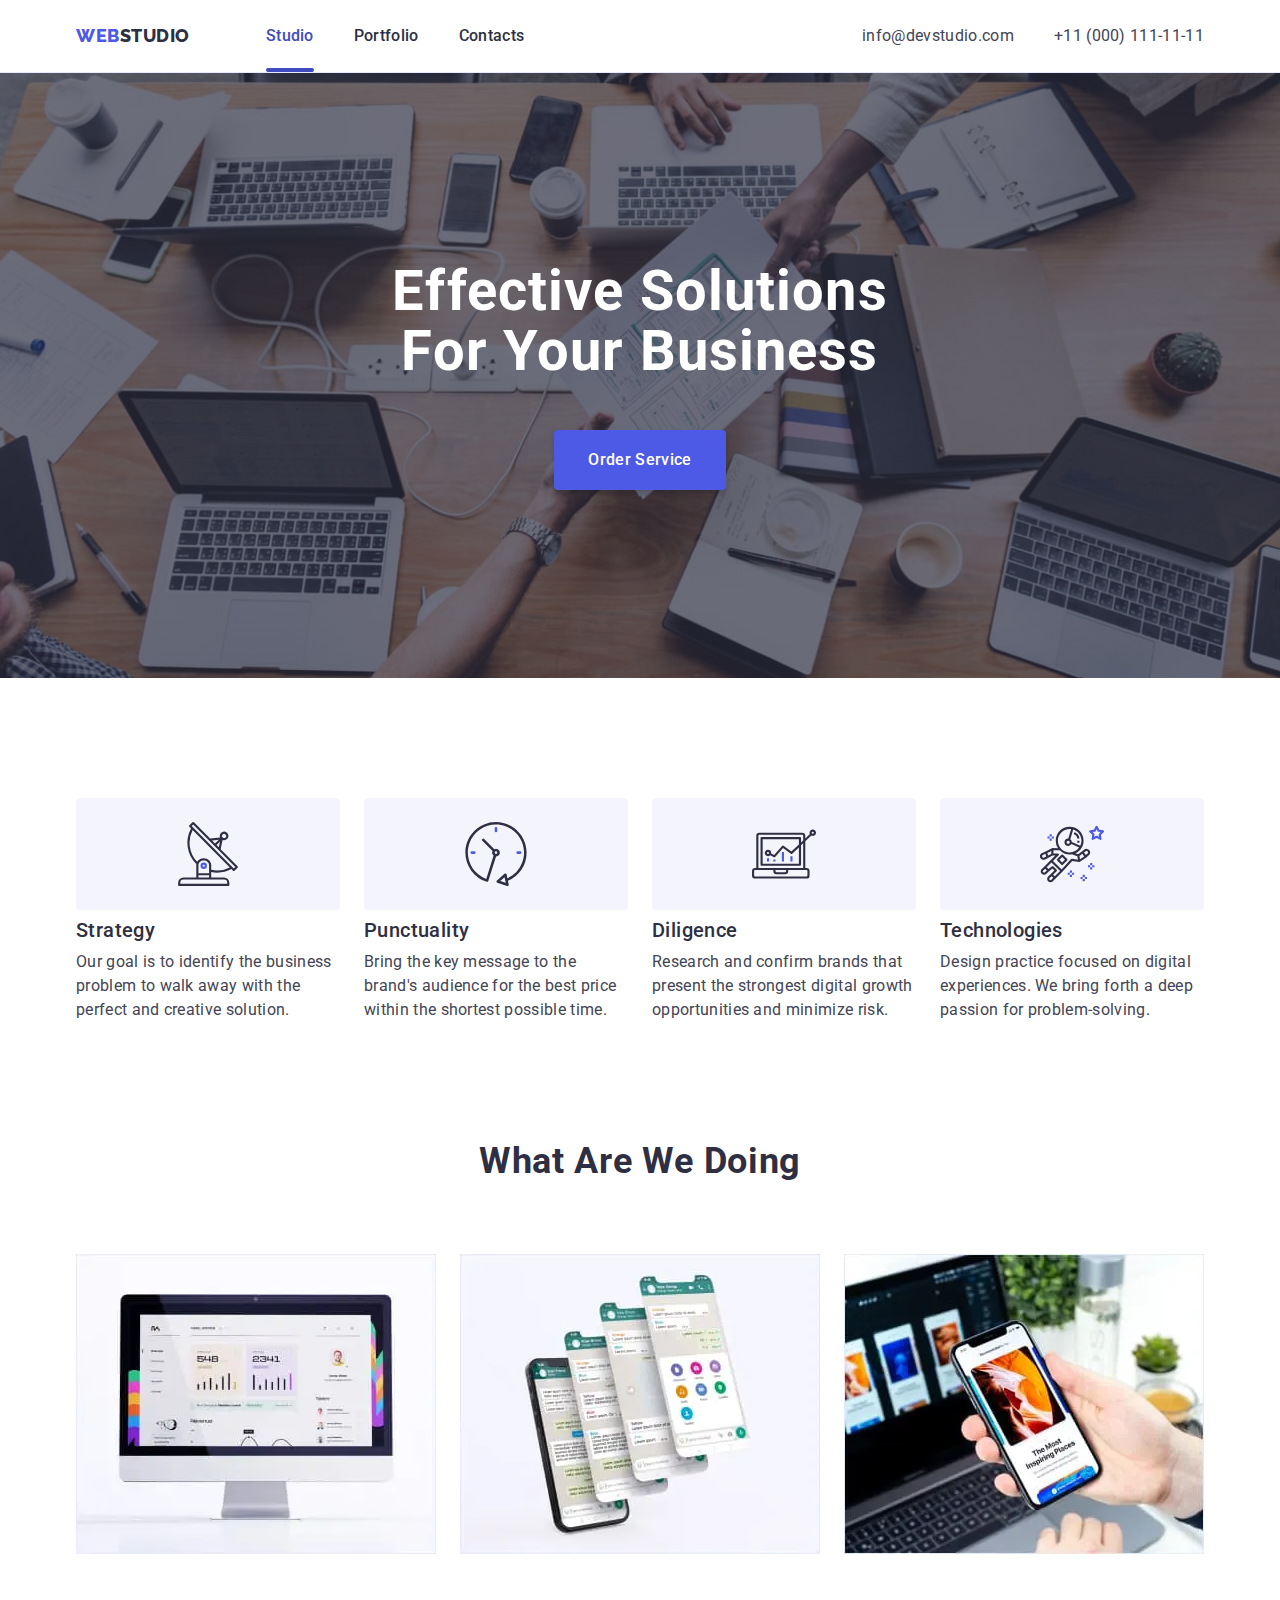
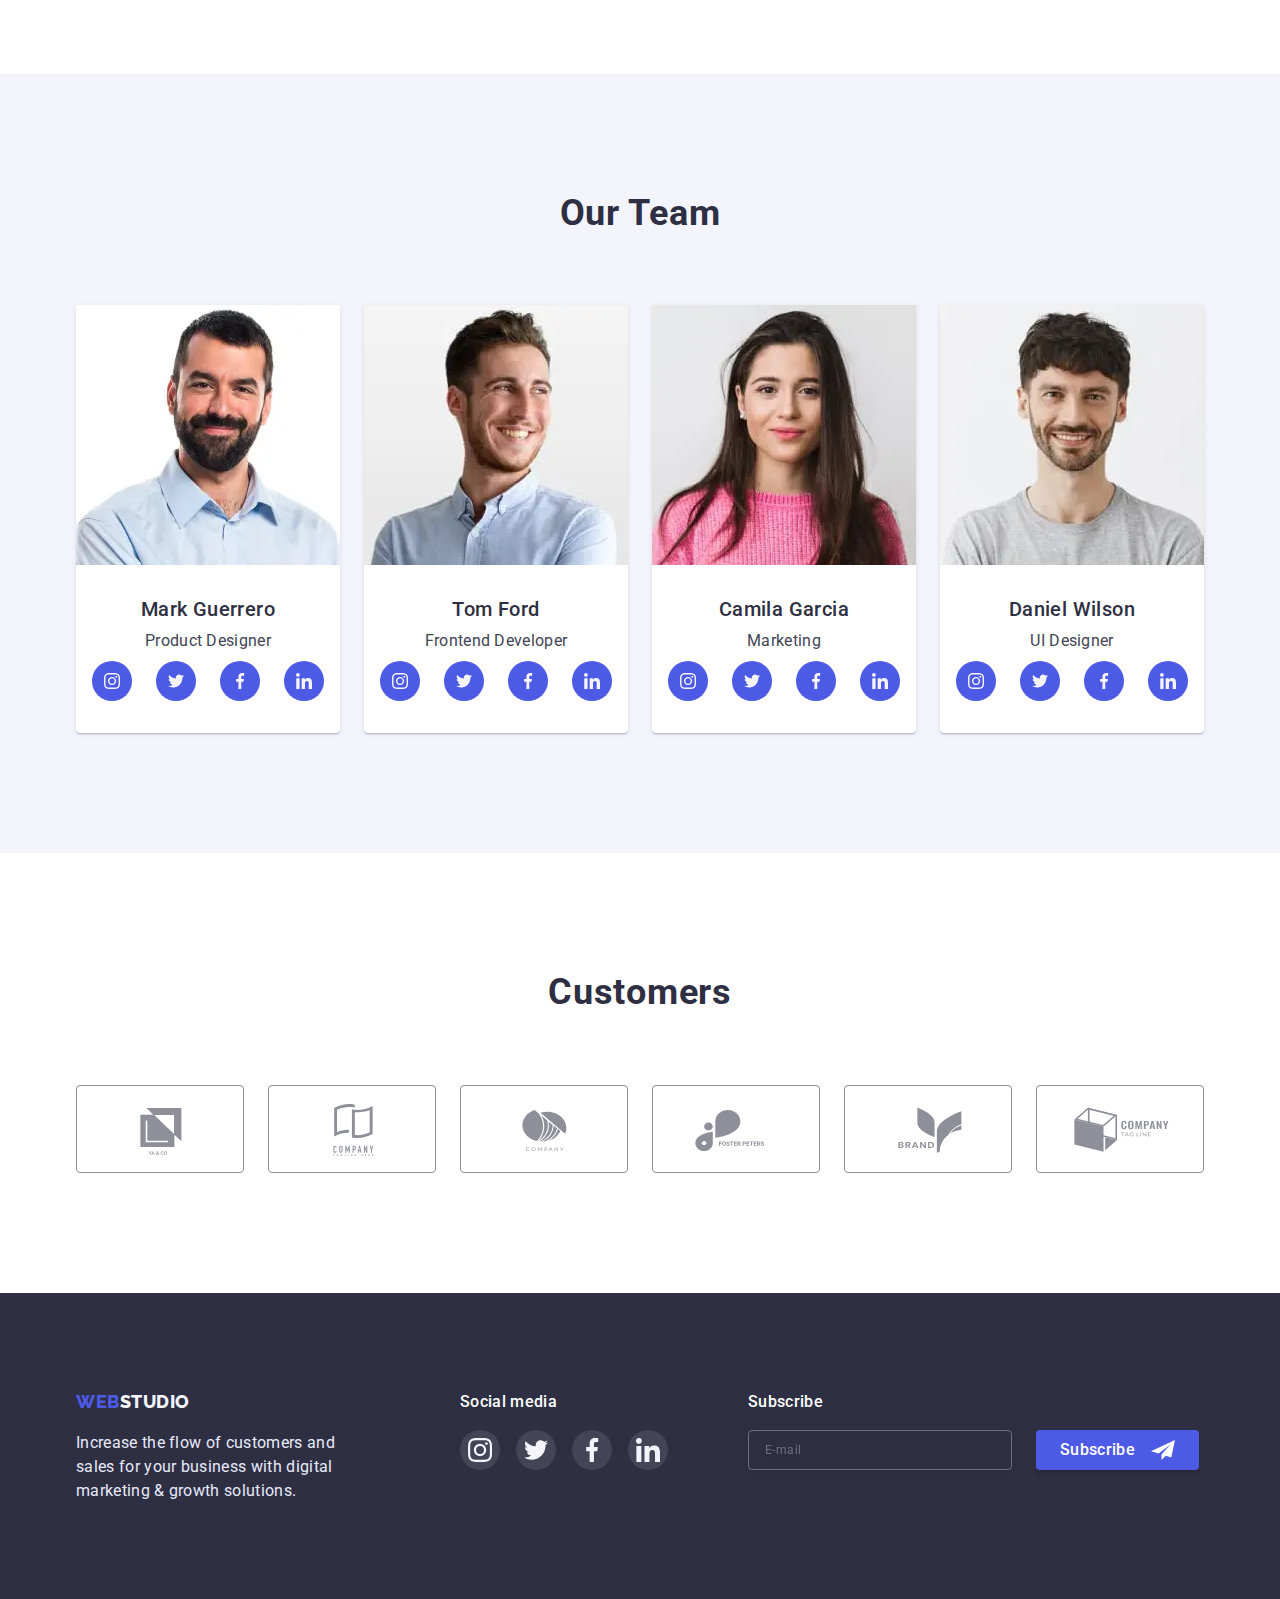
<file: index.html>
<!DOCTYPE html>
<html lang="en">
  <head>
    <meta charset="UTF-8" />
    <meta http-equiv="X-UA-Compatible" content="IE=edge" />
    <meta name="viewport" content="width=device-width, initial-scale=1.0" />

    <title>Document</title>

    <link rel="preconnect" href="https://fonts.googleapis.com" />
    <link rel="preconnect" href="https://fonts.gstatic.com" crossorigin />
    <link
      href="https://fonts.googleapis.com/css2?family=Raleway:wght@800&family=Roboto:wght@400;500;700;900&display=swap"
      rel="stylesheet"
    />
    <link
      rel="stylesheet"
      href="https://cdnjs.cloudflare.com/ajax/libs/modern-normalize/1.1.0/modern-normalize.min.css"
    />
    <link rel="stylesheet" href="./css/style.css" />
  </head>
  <body>
    <header class="header">
      <div class="container head-container">
        
        <nav class="nav">
          <a class="logo" href="./index.html"
            ><span class="logo-span">Web</span>Studio</a>
          <ul class="site-nav">
            <li class="item">
              <a class="nav-link current" href="./index.html">Studio</a>
            </li>
            <li class="item">
              <a class="nav-link" href="./Portfolio.html">Portfolio</a>
            </li>
            <li class="item"><a class="nav-link" href="">Contacts</a></li>
          </ul>
        </nav>
        <address class="address">
          <ul class="list">
            <li class="list-item">
              <a href="mailto:info@devstudio.com">info@devstudio.com</a>
            </li>
            <li class="list-item">
              <a href="tel:+110001111111">+11 (000) 111-11-11</a>
            </li>
          </ul>
        </address>
        <button type="button" class="burger js-open-menu" data-menu-open>
          <svg class= burger-icon width="32px" height="22px">
            <use href="./images/symbol-defs.svg#icon-Hamburg"></use>
          </svg>
        </button>
      </div>
      
      <div class="mobile-menu js-menu-container" >
        <div class="container container-menu">
          <button class="close-menu js-close-menu"  type="button" data-menu-close>
            <svg class="close-icon close-menu-icon">
              
              <use href="./images/symbol-defs.svg#xrect"></use>
            </svg>
          </button>
            <ul class="nav-menu">
              <li class="nav-menu-item"><a class="nav-menu-link" href="./index.html">Studio</a></li>
              <li class="nav-menu-item"><a class="nav-menu-link" href="./Portfolio.html">Portfolio</a></li>
              <li class="nav-menu-item checked"><a class="nav-menu-link" href="">Contacts</a></li>
            </ul>
            <div>
            <ul class="address-menu">
              <li class="item-tel checked"><a class="tel-menu" href="tel:+110001111111">+11 (000) 111-11-11</a></li>
              <li class="item-mail"><a class="mail-menu" href="mailto:info@devstudio.com">info@devstudio.com</a></li>
            </ul>
            <ul class="network-menu">
              <li>
                <a href="" class="network-link">
                  <svg class="network-icon">
                    <use
                      href="./images/symbol-defs.svg#icon-instagram-2"
                    ></use>
                  </svg>
                </a>
              </li>

              <li>
                <a href="" class="network-link">
                  <svg class="network-icon">
                    <use
                      href="./images/symbol-defs.svg#icon-twitter-1"
                    ></use>
                  </svg>
                </a>
              </li>

              <li>
                <a href="" class="network-link">
                  <svg class="network-icon">
                    <use
                      href="./images/symbol-defs.svg#icon-facebook-1"
                    ></use>
                  </svg>
                </a>
              </li>

              <li>
                <a href="" class="network-link">
                  <svg class="network-icon">
                    <use
                      href="./images/symbol-defs.svg#icon-linkedin-1"
                    ></use>
                  </svg>
                </a>
              </li>
            </ul>
          </div>
        </div>
      </div>
    </header>
    <main>
      <section class="solutions">
        <div class="container">
          <h1 class="main-tittle">Effective Solutions for Your Business</h1>
          <button class="button studio" data-modal-open type="button">
            Order Service
          </button>
        </div>
      </section>

      <div class="backdrop is-hidden" data-modal>
        <div class="modal">
          <p>Leave your contacts and we will call you back</p>
          <button class="close" data-modal-close type="button">
            <svg class="close-icon">
              <use href="./images/symbol-defs.svg#xrect"></use>
            </svg>
          </button>
          <form>
            <div class="modal-form">
              <div>
                
                  <label class="modal-label" for="modal-name">Name</label>
                  <div class="modal-item">
                  <input
                    class="input-name"
                    id="modal-name"
                    type="text"
                    name="name"
                  />
                  <svg class="icon-name" >
                    <use href="./images/symbol-defs.svg#icon-Name"></use>
                  </svg>
                </div>
                <!-- <label for="modal-name">Name</label> -->
              </div>
              <div>
                
                  <label class="modal-label" for="modal-tel">Phone</label>
                  <div class="modal-item">
                  <input
                    class="input-tel"
                    id="modal-tel"
                    type="tel"
                    name="tel"
                  />
                  <svg class="icon-modal icon-tel" >
                    <use href="./images/symbol-defs.svg#icon-Tel"></use>
                  </svg>
                </div>
                <!-- <label for="modal-tel">Phone</label> -->
              </div>
              <div>
                
                  <label class="modal-label" for="modal-mail">Email</label>
                  <div class="modal-item">
                  <input
                    class="input-mail"
                    id="modal-mail"
                    type="email"
                    name="mail"
                  />
                  <svg class="icon-modal icon-mail">
                    <use href="./images/symbol-defs.svg#icon-Mail"></use>
                  </svg>
                </div>
                <!-- <label for="modal-mail">Email</label> -->
              </div>

              <div>
                <label class="modal-label" for="modal-comment" >Comment</label>
                <textarea
                  name="comment"
                  id="modal-comment"
                  placeholder="Text input"
                ></textarea>
                <!-- <label for="modal-comment">Comment</label> -->
              </div>
            </div>

            <div class="checkbox-container">
              <input
                class="modal-checkbox"
                id="modal-checkbox"
                type="checkbox"
                name="checkbox"
              />
              <label class="checkbox-label" for="modal-checkbox"
                ><span class="border-checkbox">
                  <svg class="icon-checkbox">
                    <use
                      href="./images/symbol-defs.svg#icon-Checked"
                    ></use></svg>
                </span>
                I accept the terms and conditions of the<a href="" class="priv-policy">PrivacyPolicy</a>
              </label>
            </div>

            <button class="modal-button" type="submit">Send</button>
          </form>
        </div>
      </div>
      <section class="advantages">
        <h2 class="tittle visually-hidden">our advantages</h2>
        <div class="container">
          <ul class="advantages-list">
            <li>
              <div class="svg-back">
                <svg class="advantages-icon">
                  <use href="./images/symbol-defs.svg#icon-antenna-1"></use>
                </svg>
              </div>

              <h3 class="tittle-advantages">Strategy</h3>
              <p class="text text-advantages">
                Our goal is to identify the business problem to walk away with
                the perfect and creative solution.
              </p>
            </li>

            <li>
              <div class="svg-back">
                <svg class="advantages-icon">
                  <use href="./images/symbol-defs.svg#icon-clock-1"></use>
                </svg>
              </div>
              <h3 class="tittle-advantages">Punctuality</h3>
              <p class="text text-advantages">
                Bring the key message to the brand's audience for the best price
                within the shortest possible time.
              </p>
            </li>

            <li>
              <div class="svg-back">
                <svg class="advantages-icon">
                  <use href="./images/symbol-defs.svg#icon-diagram-1"></use>
                </svg>
              </div>
              <h3 class="tittle-advantages">Diligence</h3>
              <p class="text text-advantages">
                Research and confirm brands that present the strongest digital
                growth opportunities and minimize risk.
              </p>
            </li>

            <li>
              <div class="svg-back">
                <svg class="advantages-icon">
                  <use href="./images/symbol-defs.svg#icon-astronaut-1"></use>
                </svg>
              </div>
              <h3 class="tittle-advantages">Technologies</h3>
              <p class="text text-advantages">
                Design practice focused on digital experiences. We bring forth a
                deep passion for problem-solving.
              </p>
            </li>
          </ul>
        </div>
      </section>
      <section class="work">
        <div class="container">
          <h2 class="tittle">What are we doing</h2>
          <ul class="work-list">
            <li>
              <picture>
                <source srcset="./images/img1.webp 1x , ./images/comp.webp 2x" type="image/webp">
              <img
                srcset="./images/img1.jpg 1x , ./images/comp.jpg 2x"
                class="img"
                src="./images/img1.jpg"
                alt="monitor"
                width="360"
              />
            </picture>
            </li>
            <li>
              <picture>
                <source srcset="./images/img2.webp 1x , ./images/sometelephone.webp 2x" type="image/webp">
              <img
                srcset="./images/img2.jpg 1x , ./images/sometelephone.jpg 2x"
                class="img"
                src="./images/img2.jpg"
                alt="telephones"
                width="360"
              />
            </picture>
            </li>
            <li>
              <picture>
                <source srcset="./images/img3.webp 1x , ./images/telephone.webp 2x" type="image/webp">
              <img
                srcset="./images/img3.jpg 1x , ./images/telephone.jpg 2x"
                class="img"
                src="./images/img3.jpg"
                alt="monitor and telephone"
                width="360"
              />
              </picture>
            </li>
          </ul>
        </div>
      </section>
      <section class="team">
        <div class="container">
          <h2 class="tittle tittle-team">Our Team</h2>
          
          <ul class="team-list">
            <li class="team-link">
              <picture>
                <source srcset="./images/img.webp 1x, ./images/firstcard.webp 2x" type="image/webp">
              <img
              srcset="./images/img(1).jpg 1x , ./images/secondcard.jpg 2x" src="./images/img(1).jpg" alt="photo Tom Ford" width="264" />
            </picture>
              <div class="team-card">
                <h3 class="sub-tittle card">Mark Guerrero</h3>
                <p class="text card">Product Designer</p>
                <ul class="network">
                  <li>
                    <a href="" class="network-link">
                      <svg class="network-icon">
                        <use
                          href="./images/symbol-defs.svg#icon-instagram-2"
                        ></use>
                      </svg>
                    </a>
                  </li>

                  <li>
                    <a href="" class="network-link">
                      <svg class="network-icon">
                        <use
                          href="./images/symbol-defs.svg#icon-twitter-1"
                        ></use>
                      </svg>
                    </a>
                  </li>

                  <li>
                    <a href="" class="network-link">
                      <svg class="network-icon">
                        <use
                          href="./images/symbol-defs.svg#icon-facebook-1"
                        ></use>
                      </svg>
                    </a>
                  </li>

                  <li>
                    <a href="" class="network-link">
                      <svg class="network-icon">
                        <use
                          href="./images/symbol-defs.svg#icon-linkedin-1"
                        ></use>
                      </svg>
                    </a>
                  </li>
                </ul>
              </div>
            </li>
            <li class="team-link">
              <picture>
                <source srcset="./images/img(1).webp 1x, ./images/secondcard.webp 2x" type="image/webp">
              <img
              srcset="./images/img(1).jpg , ./images/secondcard.jpg 2x" src="./images/img(1).jpg" alt="photo Tom Ford" width="264" />
            </picture>
              <div class="team-card">
                <h3 class="sub-tittle card">Tom Ford</h3>
                <p class="text card">Frontend Developer</p>
                <ul class="network">
                  <li>
                    <a href="" class="network-link">
                      <svg class="network-icon">
                        <use
                          href="./images/symbol-defs.svg#icon-instagram-2"
                        ></use>
                      </svg>
                    </a>
                  </li>

                  <li>
                    <a href="" class="network-link">
                      <svg class="network-icon">
                        <use
                          href="./images/symbol-defs.svg#icon-twitter-1"
                        ></use>
                      </svg>
                    </a>
                  </li>

                  <li>
                    <a href="" class="network-link">
                      <svg class="network-icon">
                        <use
                          href="./images/symbol-defs.svg#icon-facebook-1"
                        ></use>
                      </svg>
                    </a>
                  </li>

                  <li>
                    <a href="" class="network-link">
                      <svg class="network-icon">
                        <use
                          href="./images/symbol-defs.svg#icon-linkedin-1"
                        ></use>
                      </svg>
                    </a>
                  </li>
                </ul>
              </div>
            </li>
            <li class="team-link">
              <picture>
                <source srcset="./images/img(2).webp 1x, ./images/thirdcard.webp 2x" type="image/webp">
              <img
              srcset="./images/img(2).jpg 1x , ./images/thirdcard.jpg 2x"
                src="./images/img(2).jpg"
                alt="photo Camila Garcia"
                width="264"
              />
            </picture>
              <div class="team-card">
                <h3 class="sub-tittle card">Camila Garcia</h3>
                <p class="text card">Marketing</p>
                <ul class="network">
                  <li>
                    <a href="" class="network-link">
                      <svg class="network-icon">
                        <use
                          href="./images/symbol-defs.svg#icon-instagram-2"
                        ></use>
                      </svg>
                    </a>
                  </li>

                  <li>
                    <a href="" class="network-link">
                      <svg class="network-icon">
                        <use
                          href="./images/symbol-defs.svg#icon-twitter-1"
                        ></use>
                      </svg>
                    </a>
                  </li>

                  <li>
                    <a href="" class="network-link">
                      <svg class="network-icon">
                        <use
                          href="./images/symbol-defs.svg#icon-facebook-1"
                        ></use>
                      </svg>
                    </a>
                  </li>

                  <li>
                    <a href="" class="network-link">
                      <svg class="network-icon">
                        <use
                          href="./images/symbol-defs.svg#icon-linkedin-1"
                        ></use>
                      </svg>
                    </a>
                  </li>
                </ul>
              </div>
            </li>
            <li class="team-link">
              <picture>
                <source srcset="./images/img(3).webp 1x , ./images/fourthcard.webp 2x" type="image/webp">
              <img
              srcset="./images/img(3).jpg 1x , ./images/fourthcard.jpg 2x"
                src="./images/img(3).jpg"
                alt="photo Daniel Wilson"
                width="264"
              />
            </picture>
              <div class="team-card">
                <h3 class="sub-tittle card">Daniel Wilson</h3>
                <p class="text card">UI Designer</p>
                <ul class="network">
                  <li>
                    <a href="" class="network-link">
                      <svg class="network-icon">
                        <use
                          href="./images/symbol-defs.svg#icon-instagram-2"
                        ></use>
                      </svg>
                    </a>
                  </li>

                  <li>
                    <a href="" class="network-link">
                      <svg class="network-icon">
                        <use
                          href="./images/symbol-defs.svg#icon-twitter-1"
                        ></use>
                      </svg>
                    </a>
                  </li>

                  <li>
                    <a href="" class="network-link">
                      <svg class="network-icon">
                        <use
                          href="./images/symbol-defs.svg#icon-facebook-1"
                        ></use>
                      </svg>
                    </a>
                  </li>

                  <li>
                    <a href="" class="network-link">
                      <svg class="network-icon">
                        <use
                          href="./images/symbol-defs.svg#icon-linkedin-1"
                        ></use>
                      </svg>
                    </a>
                  </li>
                </ul>
              </div>
            </li>
          </ul>
        
        </div>
      </section>
      <section class="customers">
        <div class="container">
          <h2 class="tittle tittle-customers">Customers</h2>
          <ul class="customers-list">
            <li class="customers-item">
              <a class="customers-link" href="">
                <svg class="customers-icon">
                  <use href="./images/symbol-defs.svg#icon-Logo"></use>
                </svg>
              </a>
            </li>
            <li class="customers-item">
              <a class="customers-link" href="">
                <svg class="customers-icon">
                  <use href="./images/symbol-defs.svg#icon-Logo-1"></use>
                </svg>
              </a>
            </li>
            <li class="customers-item">
              <a class="customers-link" href="">
                <svg class="customers-icon">
                  <use href="./images/symbol-defs.svg#icon-Logo-2"></use>
                </svg>
              </a>
            </li>
            <li class="customers-item">
              <a class="customers-link" href="">
                <svg class="customers-icon">
                  <use href="./images/symbol-defs.svg#icon-Logo-3"></use>
                </svg>
              </a>
            </li>
            <li class="customers-item">
              <a class="customers-link" href="">
                <svg class="customers-icon">
                  <use href="./images/symbol-defs.svg#icon-Logo-4"></use>
                </svg>
              </a>
            </li>
            <li class="customers-item">
              <a class="customers-link" href="">
                <svg class="customers-icon">
                  <use href="./images/symbol-defs.svg#icon-Logo-5"></use>
                </svg>
              </a>
            </li>
          </ul>
        </div>
      </section>
    </main>
    <footer class="footer">
      <div class="container footer-container">
        <!-- <div class="footer-container"> -->
        <div class="desktop-flex">
        <div class="foot-nav">
          <a class="logo footers" href="./index.html"
            ><span class="logo-span">Web</span>Studio</a
          >
          <p class="text bottom">
            Increase the flow of customers and sales for your business with
            digital marketing & growth solutions.
          </p>
        </div>
        <div class="socmedia">
          <p class="footer-label">Social media</p>
          <ul class="socmedia-list">
            <li>
              <a href="" class="network-link footer-link">
                <svg class="network-icon footer-icon">
                  <use href="./images/symbol-defs.svg#icon-instagram-2"></use>
                </svg>
              </a>
            </li>

            <li>
              <a href="" class="network-link footer-link">
                <svg class="network-icon footer-icon">
                  <use href="./images/symbol-defs.svg#icon-twitter-1"></use>
                </svg>
              </a>
            </li>

            <li>
              <a href="" class="network-link footer-link">
                <svg class="network-icon footer-icon">
                  <use href="./images/symbol-defs.svg#icon-facebook-1"></use>
                </svg>
              </a>
            </li>

            <li>
              <a href="" class="network-link footer-link">
                <svg class="network-icon footer-icon">
                  <use href="./images/symbol-defs.svg#icon-linkedin-1"></use>
                </svg>
              </a>
            </li>
          </ul>
        </div>
      </div>
        <form class="footer-form">
          <!-- <div class="form-flex"> -->
            
              <p class="footer-label subscribe-label">Subscribe</p>
           <div class="form-flex">
            <input
              class="input-footer"
              id="footer-mail"
              type="email"
              name="email"
              placeholder="E-mail"/>
          
          <button type="submit" class="button submit-footer">
            Subscribe

            <svg class="icon-teleg" width="24px" height="20px">
              <use href="./images/symbol-defs.svg#icon-tel"></use>
            </svg>
          </button>
          </div>
        </form>
      <!-- </div> -->
      </div>
    </footer>
    <script src="./js/mobile-menu.js"></script>
    <script src="./js/modal.js"></script>
  </body>
</html>
</file>
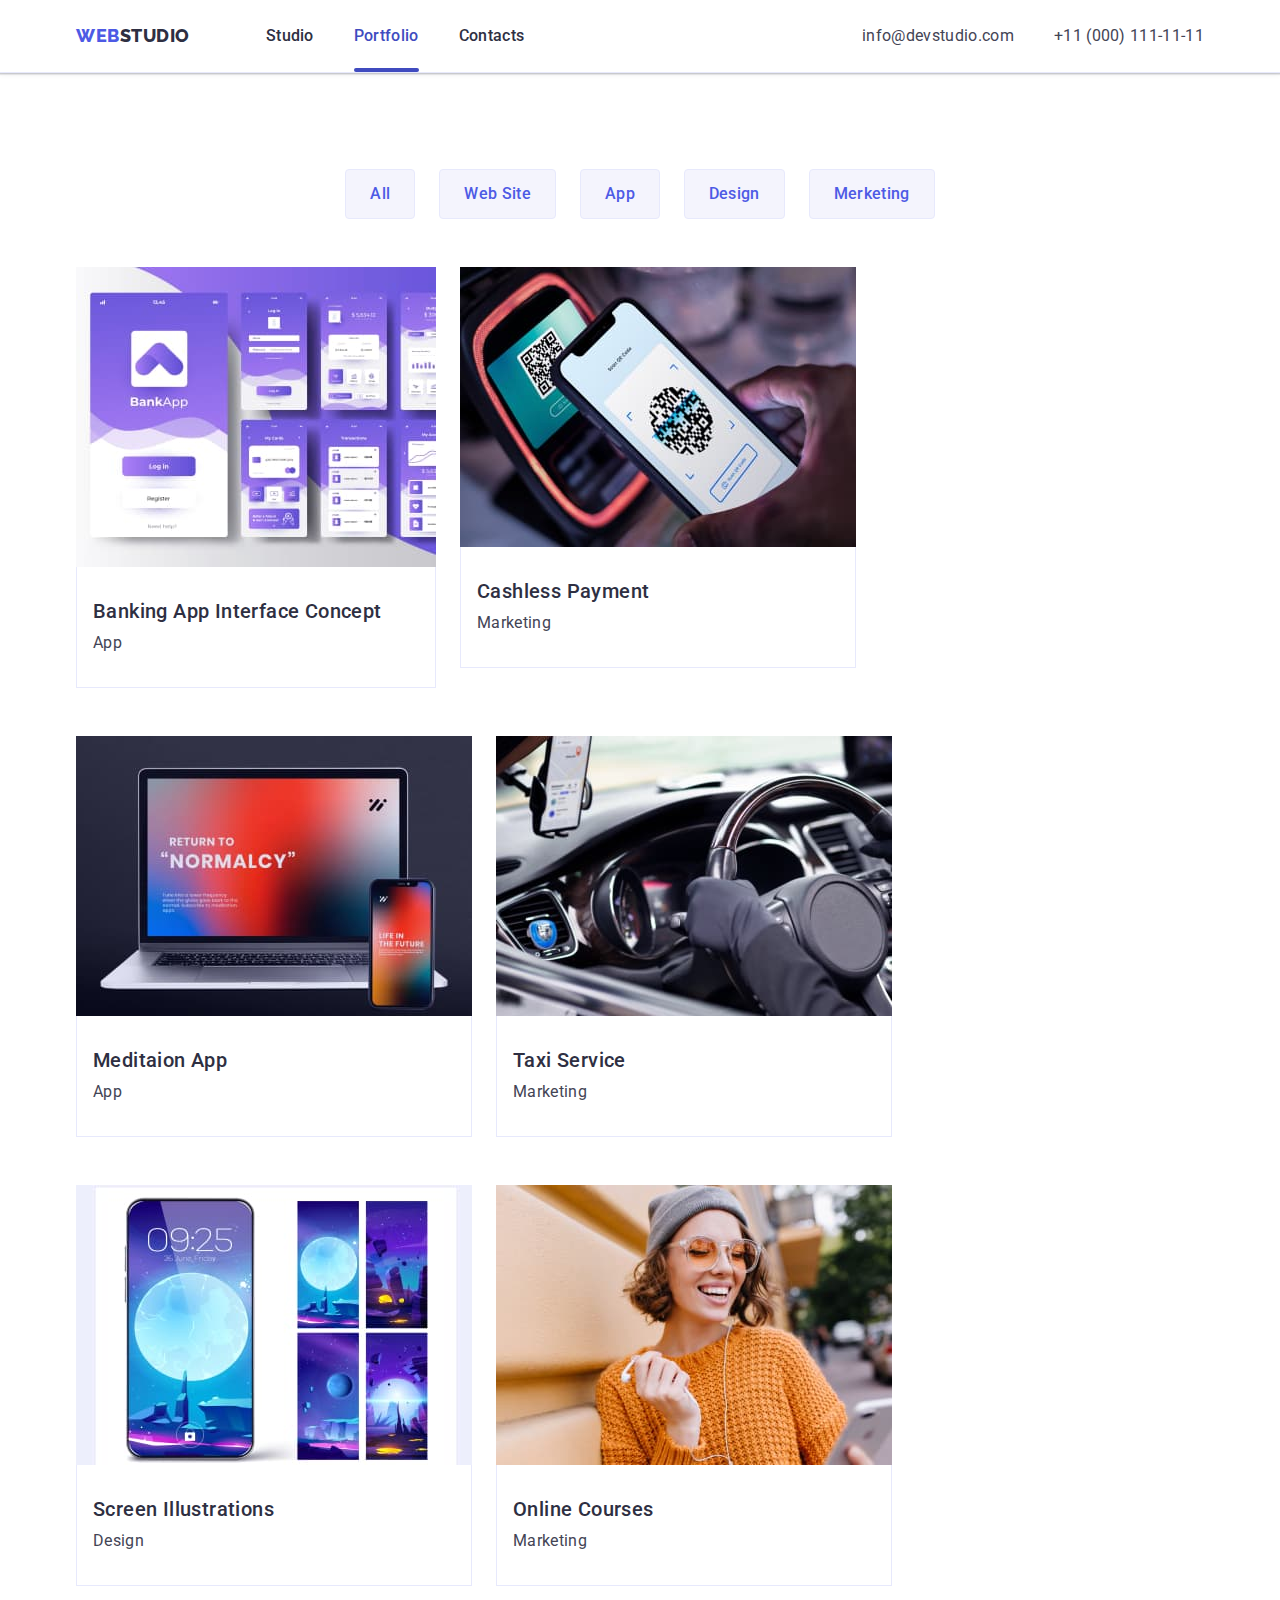
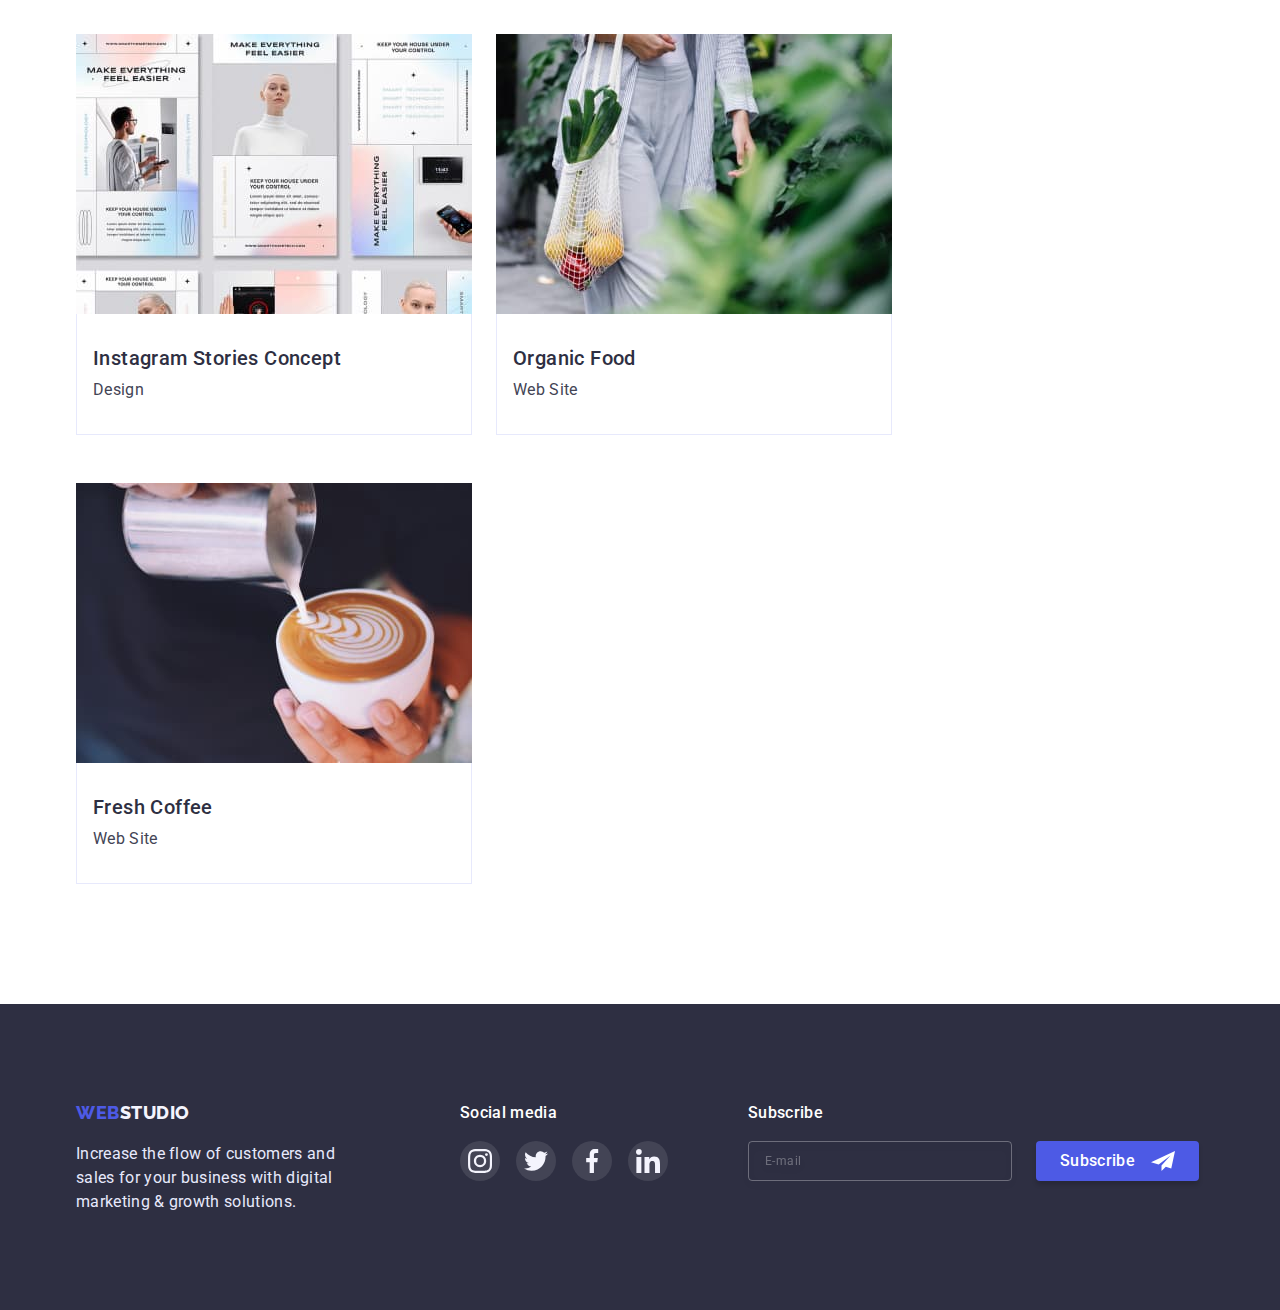
<file: Portfolio.html>
<!DOCTYPE html>
<html lang="en">
  <head>
    <meta charset="UTF-8" />
    <meta http-equiv="X-UA-Compatible" content="IE=edge" />
    <meta name="viewport" content="width=device-width, initial-scale=1.0" />
    <title>Document</title>
    <link rel="preconnect" href="https://fonts.googleapis.com" />
    <link rel="preconnect" href="https://fonts.gstatic.com" crossorigin />
    <link
      href="https://fonts.googleapis.com/css2?family=Raleway:wght@800&family=Roboto:wght@400;500;700;900&display=swap"
      rel="stylesheet"
    />
    <link
      rel="stylesheet"
      href="https://cdnjs.cloudflare.com/ajax/libs/modern-normalize/1.1.0/modern-normalize.min.css"
    />
    <link rel="stylesheet" href="./css/style.css" />
  </head>
  <body>
    <header class="header">
      <div class="container head-container">
        
        <nav class="nav">
          <a class="logo" href="./index.html"
            ><span class="logo-span">Web</span>Studio</a>
          <ul class="site-nav">
            <li class="item">
              <a class="nav-link" href="./index.html">Studio</a>
            </li>
            <li class="item">
              <a class="nav-link current" href="./Portfolio.html">Portfolio</a>
            </li>
            <li class="item"><a class="nav-link" href="">Contacts</a></li>
          </ul>
        </nav>
        <address class="address">
          <ul class="list">
            <li class="list-item">
              <a href="mailto:info@devstudio.com">info@devstudio.com</a>
            </li>
            <li class="list-item">
              <a href="tel:+110001111111">+11 (000) 111-11-11</a>
            </li>
          </ul>
        </address>
        <button type="button" class="burger js-open-menu" data-menu-open>
          <svg class= burger-icon width="32px" height="22px">
            <use href="./images/symbol-defs.svg#icon-Hamburg"></use>
          </svg>
        </button>
      </div>
      
      <div class="mobile-menu js-menu-container" >
        <div class="container container-menu">
          <button class="close-menu js-close-menu"  type="button" data-menu-close>
            <svg class="close-icon close-menu-icon">
              
              <use href="./images/symbol-defs.svg#xrect"></use>
            </svg>
          </button>
            <ul class="nav-menu">
              <li class="nav-menu-item"><a href="">Studio</a></li>
              <li class="nav-menu-item"><a href="">Portfolio</a></li>
              <li class="nav-menu-item"><a href="">Contacts</a></li>
            </ul>
            <ul class="address-menu">
              <li class="item-tel"><a class="tel-menu" href="tel:+110001111111">+11 (000) 111-11-11</a></li>
              <li class="item-mail"><a class="mail-menu" href="mailto:info@devstudio.com">info@devstudio.com</a></li>
            </ul>
            <ul class="network-menu">
              <li>
                <a href="" class="network-link">
                  <svg class="network-icon">
                    <use
                      href="./images/symbol-defs.svg#icon-instagram-2"
                    ></use>
                  </svg>
                </a>
              </li>

              <li>
                <a href="" class="network-link">
                  <svg class="network-icon">
                    <use
                      href="./images/symbol-defs.svg#icon-twitter-1"
                    ></use>
                  </svg>
                </a>
              </li>

              <li>
                <a href="" class="network-link">
                  <svg class="network-icon">
                    <use
                      href="./images/symbol-defs.svg#icon-facebook-1"
                    ></use>
                  </svg>
                </a>
              </li>

              <li>
                <a href="" class="network-link">
                  <svg class="network-icon">
                    <use
                      href="./images/symbol-defs.svg#icon-linkedin-1"
                    ></use>
                  </svg>
                </a>
              </li>
            </ul>

        </div>
      </div>
    </header>
    <main>
      <section class="portfolio">
        <h1 class="visually-hidden">Portfolio</h1>
        <div class="container">
          <ul class="button-list">
            <li class="button-item">
              <button class="button portfolio" type="button">All</button>
            </li>
            <li class="button-item">
              <button class="button portfolio" type="button">Web Site</button>
            </li>
            <li class="button-item">
              <button class="button portfolio" type="button">App</button>
            </li>
            <li class="button-item">
              <button class="button portfolio" type="button">Design</button>
            </li>
            <li class="button-item">
              <button class="button portfolio" type="button">Merketing</button>
            </li>
          </ul>
          <ul class="content-list">
            <li class="content-item">
              <a class="content-link" href="">
                <div class="thumb">
                  <picture>
                  <source srcset="./images/portfolio-1-1x.jpg" media="(max-width:767px)"/>
                  <img
                    src="./images/img(4).jpg"
                    alt="Banking App Interface Concept"/>
                  </picture>
                  <p class="kryak">
                    14 Stylish and User-Friendly App Design Concepts · Task
                    Manager App · Calorie Tracker App · Exotic Fruit Ecommerce
                    App · Cloud Storage App
                  </p>
                </div>
                <div class="border">
                  <h2 class="sub-tittle">Banking App Interface Concept</h2>
                  <p class="text">App</p>
                </div>
              </a>
            </li>

            <li class="content-item">
              <a class="content-link" href="">
                <div class="thumb">
                  <picture>
                    <source srcset="./images/portfolio-2-1x.jpg 1x, ./images/portfolio-2-2x.jpg 2x" media="(max-width:767px)"/>
                    <img
                    src="./images/portfolio-2-1x.jpg"
                    alt="Cashless Payment"/>
                    </picture>
                
                  <p class="kryak">
                    14 Stylish and User-Friendly App Design Concepts · Task
                    Manager App · Calorie Tracker App · Exotic Fruit Ecommerce
                    App · Cloud Storage App
                  </p>
                </div>

                <div class="border">
                  <h2 class="sub-tittle">Cashless Payment</h2>
                  <p class="text">Marketing</p>
                </div>
              </a>
            </li>

            <li class="content-item">
              <a class="content-link" href="">
                <div class="thumb">
                  <picture>
                    <source srcset="./images/portfolio-3-1x.jpg 1x, ./images/portfolio-3-2x.jpg 2x" media="(max-width:767px)"/>
                    <img
                    src="./images/portfolio-3-1x.jpg"
                    alt="Meditaion App"/>
                    </picture>
                  
                    
                  
                  <p class="kryak">
                    14 Stylish and User-Friendly App Design Concepts · Task
                    Manager App · Calorie Tracker App · Exotic Fruit Ecommerce
                    App · Cloud Storage App
                  </p>
                </div>

                <div class="border">
                  <h2 class="sub-tittle">Meditaion App</h2>
                  <p class="text">App</p>
                </div>
              </a>
            </li>

            <li class="content-item">
              <a class="content-link" href="">
                <div class="thumb">
                  <picture>
                    <source srcset="./images/portfolio-4-1x.jpg 1x, ./images/portfolio-4-2x.jpg 2x" media="(max-width:767px)"/>
                    <img
                    src="./images/portfolio-4-1x.jpg"
                    alt="Taxi Service"/>
                    </picture>
                  
                    
                  
                  <p class="kryak">
                    14 Stylish and User-Friendly App Design Concepts · Task
                    Manager App · Calorie Tracker App · Exotic Fruit Ecommerce
                    App · Cloud Storage App
                  </p>
                </div>

                <div class="border">
                  <h2 class="sub-tittle">Taxi Service</h2>
                  <p class="text">Marketing</p>
                </div>
              </a>
            </li>

            <li class="content-item">
              <a class="content-link" href="">
                <div class="thumb">
                  <picture>
                    <source srcset="./images/portfolio-5-1x.jpg 1x, ./images/portfolio-5-2x.jpg 2x" media="(max-width:767px)"/>
                    <img
                    src="./images/portfolio-5-1x.jpg"
                    alt="Screen Illustrations"/>
                    </picture>
                  
                    
                  
                  <p class="kryak">
                    14 Stylish and User-Friendly App Design Concepts · Task
                    Manager App · Calorie Tracker App · Exotic Fruit Ecommerce
                    App · Cloud Storage App
                  </p>
                </div>

                <div class="border">
                  <h2 class="sub-tittle">Screen Illustrations</h2>
                  <p class="text">Design</p>
                </div>
              </a>
            </li>

            <li class="content-item">
              <a class="content-link" href="">
                <div class="thumb">
                  <picture>
                    <source srcset="./images/portfolio-6-1x.jpg 1x, ./images/portfolio-6-2x.jpg 2x" media="(max-width:767px)"/>
                    <img
                    src="./images/portfolio-6-1x.jpg"
                    alt="Online Courses"/>
                    </picture>
                  
                    
                  
                  <p class="kryak">
                    14 Stylish and User-Friendly App Design Concepts · Task
                    Manager App · Calorie Tracker App · Exotic Fruit Ecommerce
                    App · Cloud Storage App
                  </p>
                </div>

                <div class="border">
                  <h2 class="sub-tittle">Online Courses</h2>
                  <p class="text">Marketing</p>
                </div>
              </a>
            </li>

            <li class="content-item">
              <a class="content-link" href="">
                <div class="thumb">
                  <picture>
                    <source srcset="./images/portfolio-7-1x.jpg 1x, ./images/portfolio-7-2x.jpg 2x" media="(max-width:767px)"/>
                    <img
                    src="./images/portfolio-7-1x.jpg"
                    alt="Instagram Stories Concept"/>
                    </picture>
                  
                    
                  
                  <p class="kryak">
                    14 Stylish and User-Friendly App Design Concepts · Task
                    Manager App · Calorie Tracker App · Exotic Fruit Ecommerce
                    App · Cloud Storage App
                  </p>
                </div>

                <div class="border">
                  <h2 class="sub-tittle">Instagram Stories Concept</h2>
                  <p class="text">Design</p>
                </div>
              </a>
            </li>

            <li class="content-item">
              <a class="content-link" href="">
                <div class="thumb">
                  <picture>
                    <source srcset="./images/portfolio-8-1x.jpg 1x, ./images/portfolio-8-2x.jpg 2x" media="(max-width:767px)"/>
                    <img
                    src="./images/portfolio-8-1x.jpg"
                    alt="Organic Food"/>
                    </picture>
                  
                    
                  
                  <p class="kryak">
                    14 Stylish and User-Friendly App Design Concepts · Task
                    Manager App · Calorie Tracker App · Exotic Fruit Ecommerce
                    App · Cloud Storage App
                  </p>
                </div>

                <div class="border">
                  <h2 class="sub-tittle">Organic Food</h2>
                  <p class="text">Web Site</p>
                </div>
              </a>
            </li>

            <li class="content-item">
              <a class="content-link" href="">
                <div class="thumb">
                  <picture>
                    <source srcset="./images/portfolio-9-1x.jpg 1x, ./images/portfolio-9-2x.jpg 2x" media="(max-width:767px)"/>
                    <img
                    src="./images/portfolio-9-1x.jpg"
                    alt="Fresh Coffee"/>
                    
                    </picture>
                  
                  
                  <p class="kryak">
                    14 Stylish and User-Friendly App Design Concepts · Task
                    Manager App · Calorie Tracker App · Exotic Fruit Ecommerce
                    App · Cloud Storage App
                  </p>
                </div>

                <div class="border">
                  <h2 class="sub-tittle">Fresh Coffee</h2>
                  <p class="text">Web Site</p>
                </div>
              </a>
            </li>
          </ul>
        </div>
      </section>
    </main>
    <footer class="footer">
      <div class="container footer-container">
        <!-- <div class="footer-container"> -->
        <div class="desktop-flex">
        <div class="foot-nav">
          <a class="logo footers" href="./index.html"
            ><span class="logo-span">Web</span>Studio</a
          >
          <p class="text bottom">
            Increase the flow of customers and sales for your business with
            digital marketing & growth solutions.
          </p>
        </div>
        <div class="socmedia">
          <p class="footer-label">Social media</p>
          <ul class="socmedia-list">
            <li>
              <a href="" class="network-link footer-link">
                <svg class="network-icon footer-icon">
                  <use href="./images/symbol-defs.svg#icon-instagram-2"></use>
                </svg>
              </a>
            </li>

            <li>
              <a href="" class="network-link footer-link">
                <svg class="network-icon footer-icon">
                  <use href="./images/symbol-defs.svg#icon-twitter-1"></use>
                </svg>
              </a>
            </li>

            <li>
              <a href="" class="network-link footer-link">
                <svg class="network-icon footer-icon">
                  <use href="./images/symbol-defs.svg#icon-facebook-1"></use>
                </svg>
              </a>
            </li>

            <li>
              <a href="" class="network-link footer-link">
                <svg class="network-icon footer-icon">
                  <use href="./images/symbol-defs.svg#icon-linkedin-1"></use>
                </svg>
              </a>
            </li>
          </ul>
        </div>
      </div>
        <form class="footer-form">
          <!-- <div class="form-flex"> -->
            
              <p class="footer-label subscribe-label">Subscribe</p>
           <div class="form-flex">
            <input
              class="input-footer"
              id="footer-mail"
              type="email"
              name="email"
              placeholder="E-mail"/>
          
          <button type="submit" class="button submit-footer">
            Subscribe

            <svg class="icon-teleg" width="24px" height="20px">
              <use href="./images/symbol-defs.svg#icon-tel"></use>
            </svg>
          </button>
          </div>
        </form>
      <!-- </div> -->
      </div>
    </footer>
    <script src="./js/mobile-menu.js"></script>
    <script src="./js/modal.js"></script>
  </body>
</html>
</file>
<file: css/style.css>
:root {
  /* navy blue */
  --primary-text-color: #2e2f42;
  /* SLate */
  --secondary-text-color: #434455;
  /* White */
  --white-text-color: #ffffff;
  /* cornflower */
  --primary-background-color: #ffffff;
  /* navy blue */
  --cornflower-color: #e7e9fc;
  --iris-color: #4d5ae5;
  /* focus hover button */
  --ocen-color: #404bbf;
  --cloud-background: #f4f4fd;
}
/* BODY */
h1,
h2,
h3,
h4,
h5,
ul,
p {
  margin: 0;
}
pre{
  text-decoration: none;
}
body {
  background-color: var(--primary-background-color);
  color: var(--primary-text-color);
  font-family: "Roboto", sans-serif;
}
a {
  text-decoration: none;
  color:inherit;
}
ul {
  list-style: none;
  padding: 0px;
}
input{
font-size: 12px;
line-height: 1.17;
letter-spacing: 0.04em;
outline:none;
}
img {
  display: block;
  max-width: 100%;
  height: auto;
}

.visually-hidden {
  position: absolute;
  white-space: nowrap;
  width: 1px;
  height: 1px;
  overflow: hidden;
  border: 0;
  padding: 0;
  clip: rect(0 0 0 0);
  clip-path: inset(50%);
  margin: -1px;
}
/* main */
.container {
  max-width: 428px;
  width:100%;
  margin: 0 auto;
  padding: 0 16px;
}


.main-tittle {
  max-width: 320px;
  
  font-size: 36px;
  line-height: 1.11;
  text-align: center;
  letter-spacing: 0.02em;
  text-transform: capitalize;
  color: #FFFFFF;
  margin: auto;
}
/* advantages */
.advantages {
  text-align: center;
  padding-top: 96px;
  padding-bottom: 96px;
}
.tittle-advantages{
  
  font-size: 36px;
  line-height: 1.11;
  text-align: center;
  letter-spacing: 0.02em;
  text-transform: capitalize;
  margin-bottom: 8px;
}


/* .advantages-list {
  display: flex;
  margin: auto;
} */
/* .advantages-list li + li {
  margin-left: 24px;
} */
.advantages-icon {
  
  
  width: 64px;
  height: 64px;
  margin: auto;
}
.svg-back {
  
  background-color: var(--cloud-background);
  width: 100%;
  height: 112px;
  display: flex;
  border-radius: 4px;
  margin-bottom: 8px;
  display:none;
}
/* solutions */
.solutions {
  
  background-position: center;
  background-repeat: no-repeat;
  background-size: cover;
  margin: auto;
}
@media screen and (max-width:428px){
.solutions {
  padding: 112px 0px;
  background-image: linear-gradient(rgba(46, 47, 66, 0.7),rgba(46, 47, 66, 0.7)),
    url("../images/hero-mobile1x.jpg");
  
}
}
@media screen and (min-device-pixel-ratio: 2),
screen and (min-resolution: 192dpi),
screen and (min-resolution:2dppx){
  .solutions{
    background-image:linear-gradient(rgba(46, 47, 66, 0.7),rgba(46, 47, 66, 0.7)),url("../images/hero-mobil2x.jpg");
  }
}
@media screen and (min-width:429px) {
  .solutions{
    padding: 112px 0px 108px 0px;
  background-image:linear-gradient(rgba(46, 47, 66, 0.7),rgba(46, 47, 66, 0.7)),url("../images/hero-tablet1x.jpg");
  }
}
@media screen and (min-device-pixel-ratio: 2) and (min-width:429px),
screen and (min-resolution: 192dpi) and (min-width:429px),
screen and (min-resolution:2dppx) and (min-width:429px){
  .solutions{
    background-image:linear-gradient(rgba(46, 47, 66, 0.7),rgba(46, 47, 66, 0.7)), url("../images/hero-tablet2x.jpg");
  }
}
@media screen and (min-width:769px) {
  .solutions{
  padding: 188px 0px;
  background-image:linear-gradient(rgba(46, 47, 66, 0.7),rgba(46, 47, 66, 0.7)), url("../images/hero-desk1x.jpg");
  max-width: 1440px;
  }
  @media screen and (min-device-pixel-ratio: 2) and (min-width:769px),
screen and (min-resolution: 192dpi) and (min-width:769px),
screen and (min-resolution:2dppx) and (min-width:769px){
  .solutions{
    background-image:linear-gradient(rgba(46, 47, 66, 0.7),rgba(46, 47, 66, 0.7)), url("../images/hero-desk2x.jpg");
  }
}
}
/* work */
.work {
  
  margin: auto;
  padding-bottom: 120px;
}

.work-list {
  display: flex;
  margin-top: 72px;
}

.work-list > li {
  width: calc((100% - 48px) / 3);
}
.work-list li + li {
  margin-left: 24px;
}

/* Our Team */
.tittle-team{
  margin-bottom:72px;
}


/* .team-link:not(:first-child) {
  margin-left: 24px;
} */

.team {
  background-color: var(--cloud-background);

  padding: 96px 0px;
}
.team-link {
  background-color: var(--white-text-color);
  border-radius: 0 0 4px 4px;
  width:264px;
  box-shadow: 0px 1px 6px rgba(46, 47, 66, 0.08),
    0px 1px 1px rgba(46, 47, 66, 0.16), 0px 2px 1px rgba(46, 47, 66, 0.08);
}

.team-card {
  padding: 32px 16px;
}
.network {
  margin-top: 8px;
  display: flex;
  gap: 24px;
}
.network > li,
.network-menu>li {
  width: 40px;
  height: 40px;
}
.network-icon {
  width: 16px;
  height: 16px;
}
.network-link {
  background-color: var(--iris-color);
  border-radius: 50%;
  fill: var(--cloud-background);
  width: 100%;
  height: 100%;
  display: flex;
  justify-content: center;
  align-items: center;
  transition: background-color 250ms cubic-bezier(0.4, 0, 0.2, 1);
}
.network-link:hover,
.network-link:focus {
  background-color: var(--ocen-color);
}
/* customers */
.customers {
  padding-top: 96px;
  padding-bottom: 96px;
}

.customers-list {
  display: flex;
  justify-content: center;
  flex-wrap: wrap;
  gap:72px 16px;
  margin: auto;
  margin-top: 72px;
}
.customers-icon {
  width: 110px;
  height: 56px;
  margin: auto;
  fill: inherit;
}
.customers-item {
  width: calc((100% - 16px) / 2);
  height: 88px;
}

.customers-link {
  border: solid 1px #8e8f99;
  border-radius: 4px;
  fill: #8e8f99;
  display: flex;
  width: 100%;
  height: 100%;
 
  gap: 24px;
  justify-content: center;
  align-items: center;
  transition: background-color 250ms cubic-bezier(0.4, 0, 0.2, 1),
    fill 250ms cubic-bezier(0.4, 0, 0.2, 1);
}
.customers-link:hover,
.customers-link:focus {
  border-color: var(--ocen-color);
  fill: var(--ocen-color);
}

/* portfolio-flex */
/* .portfolio {
  padding-top: 96px;
  padding-bottom: 120px;
} */

.border {
  border-left: solid 1px;
  border-right: solid 1px;
  border-bottom: solid 1px;
  border-color: var(--cornflower-color);
  padding: 32px 16px 32px 16px;
}

/* .content-list {
  display: flex;
  flex-wrap: wrap;
} */

  /* margin-right: 24px; */



.content-link {
  display: block;
  box-shadow: none;
  transition: box-shadow 250ms cubic-bezier(0.4, 0, 0.2, 1);
}
.content-link:hover,
.content-link:focus {
  box-shadow: 0px 1px 6px rgba(46, 47, 66, 0.08),
    0px 1px 1px rgba(46, 47, 66, 0.16), 0px 2px 1px rgba(46, 47, 66, 0.08);
}


  .button-list{
    display: flex;
      flex-wrap: wrap;
      gap:24px;
  }

.button-list:not(:last-child){
  margin-bottom:48px;
}
.portfolio{
  padding: 48px 0 48px 0;
}


/* buttons */
.button {
  display: block;
  font-family: inherit;
  letter-spacing: 0.02em;
  font-weight: 500;
  font-size: 16px;
  line-height: 1.5;
  cursor: pointer;
  border-radius: 4px;
}

.button.studio {
  color: var(--white-text-color);
  background-color: var(--iris-color);
  padding: 16px 32px;
  margin: 72px auto 0px auto;
  border-color: transparent;
  box-shadow: 0px 4px 4px rgba(0, 0, 0, 0.15);
  transition: background-color 250ms cubic-bezier(0.4, 0, 0.2, 1);
}
.button.studio:hover,
.button.studio:focus {
  background-color: var(--ocen-color);
}
.button.portfolio {
  color: var(--iris-color);
  background-color: var(--cloud-background);
  padding: 12px 24px;
  box-shadow: none;

  border: solid 1px;
  border-color: var(--cornflower-color);
  transition: background-color 250ms cubic-bezier(0.4, 0, 0.2, 1),
    color 250ms cubic-bezier(0.4, 0, 0.2, 1),
    border-color 250ms cubic-bezier(0.4, 0, 0.2, 1),
    box-shadow 250ms cubic-bezier(0.4, 0, 0.2, 1);
}
.button.portfolio:hover,
.button.portfolio:focus {
  color: var(--white-text-color);
  background-color: var(--ocen-color);
  border-color: transparent;
  box-shadow: 0px 3px 1px rgba(0, 0, 0, 0.1), 0px 2px 1px rgba(0, 0, 0, 0.08),
    0px 2px 2px rgba(0, 0, 0, 0.12);
}
.tittle {
  font-size: 36px;
  line-height: 1.1;
  text-align: center;
  letter-spacing: 0.02em;
  text-transform: capitalize;
}

.sub-tittle {
  font-weight: 500;
  font-size: 20px;
  line-height: 1.2;
  text-transform: capitalize;
  letter-spacing: 0.02em;
  color: var(--primary-text-color);
  margin-bottom: 8px;
}

.card {
  text-align: center;
}
.text {
  font-size: 16px;
  line-height: 1.5;
  letter-spacing: 0.02em;
  color: var(--secondary-text-color);
}
/* header */
.header {
  border-bottom: solid 1px;
  border-color: var(--cornflower-color);
  box-shadow: 0px 2px 1px rgba(46, 47, 66, 0.08),
    0px 1px 1px rgba(46, 47, 66, 0.16), 0px 1px 6px rgba(46, 47, 66, 0.08);
}




.head-container {
  margin: 0 auto;
  display: flex;
  align-items: center;
  justify-content: space-between;
}
.nav {
  display: flex;
  align-items: center;
}

.logo {
  font-family: "Raleway";
  font-weight: 800;
  font-size: 18px;
  line-height: 1.33;
  letter-spacing: 0.03em;
  text-transform: uppercase;
  color: var(--primary-text-color);
  padding: 24px 0;
  display: block;
}
.logo-span {
  color: var(--iris-color);
}

.site-nav {
  display: flex;
}
.site-nav .item + .item {
  margin-left: 40px;
}
.nav-link {
  display: block;
  padding: 24px 0;
  transition: color 250ms cubic-bezier(0.4, 0, 0.2, 1);
}




/* .list-item:last-child {
  margin-left: 40px;
} */

.nav-link {
  font-weight: 500;
  font-size: 16px;
  line-height: 1.5;
  color: var(--primary-text-color);
  letter-spacing: 0.02em;
}

.site-nav a:hover,
.site-nav a:focus {
  color: var(--ocen-color);
}

.address a {
  font-weight: 400;
  font-size: 16px;
  line-height: 1.5;
  color: var(--secondary-text-color);
  font-style: normal;
  letter-spacing: 0.02em;
  transition: color 250ms cubic-bezier(0.4, 0, 0.2, 1);
}
.address a:hover,
.address a:focus {
  color: var(--ocen-color);
}
.current {
  color: var(--ocen-color);
  position: relative;
}
.current::after {
  content: "";
  display: block;
  position: absolute;

  width: 100%;
  height: 4px;
  background-color: var(--ocen-color);
  overflow: hidden;
  border-radius: 2px;
  bottom: 0;
  left: 0;
}



/* footer */
.footers {
  color: #f4f4fd;
}
.text.bottom {
  color: var(--cornflower-color);
  margin-top: 17.5px;
  /* width: 264px; */
}

.footer {
  background-color: var(--primary-text-color);
  padding: 97px 0px 96px 0;
 
}

.logo.footers {
  padding: 0;
}

.footer-label{
  color: var(--white-text-color);
  margin-bottom: 16px;
  font-weight: 500;
  font-size: 16px;
  line-height: 1.5;
  letter-spacing: 0.02em;
}

/* .footer-container {
  display: flex;
} */
/* .foot-nav {
  margin-right: 120px;
} */
.footer-icon {
  width: 24px;
  height: 24px;
}
.footer-link {
  background-color: #ffffff1a;
  width: 100%;
  height: 100%;
  transition: background-color 250ms cubic-bezier(0.4, 0, 0.2, 1);
}
.footer-link:hover,
.footer-link:focus {
  background-color: #31d0aa;
}
.socmedia-list {
  gap: 16px;
  display: flex;
  justify-content: center;
  
}
.socmedia-list > li {
  width: 40px;
  height: 40px;
}



.submit-footer {
  display: flex;
  padding: 8px 24px 8px 24px;
  align-items: center;
  justify-content: center;

  border:none;
  background-color: var(--iris-color);
  color: var(--white-text-color);
  fill: var(--white-text-color);
  
  box-shadow: 0px 4px 4px rgba(0, 0, 0, 0.15);
  transition: background-color 250ms cubic-bezier(0.4, 0, 0.2, 1);
  
}
.icon-teleg{
  margin-left: 16px;
}
.submit-footer:focus,
.submit-footer:hover {
  background-color: var(--ocen-color);
}

.input-footer {
  height: 40px;
  background-color: transparent;
  border: 1px solid rgba(255, 255, 255, 0.3);
  filter: drop-shadow(0px 4px 4px rgba(0, 0, 0, 0.15));
  border-radius: 4px;
  
  padding-left: 16px;
  color: var(--white-text-color);
  font-weight: 400;
  font-size: 12px;
  line-height: 1.5;
  letter-spacing: 0.04em;
}

.input-footer::placeholder {
  
  color: rgba(255, 255, 255, 0.3);
  
}







/* kryak */
.kryak {
  position: absolute;
  top: 0;
  left: 0;
  width: 100%;
  height: 100%;
  background-color: #4d5ae5;

  color: var(--cloud-background);
  font-weight: 400;
  font-size: 16px;
  line-height: 1.5;
  letter-spacing: 0.02em;
  padding: 40px 32px 0px 32px;
  transform: translateY(100%);
  transition: transform 250ms cubic-bezier(0.4, 0, 0.2, 1);
}
.thumb {
  position: relative;
  overflow: hidden;
}
.content-link:hover .kryak,
.content-link:focus .kryak {
  transform: translateY(0%);
}

/* modal and backdrop */
.backdrop {
  position: fixed;
  top: 0;
  left: 0;
  width: 100vw;
  height: 100vh;
  background-color: rgba(46, 47, 66, 0.4);
  display: flex;
  justify-content: center;
  align-items: center;
  opacity: 1;
  overflow-y: scroll;

  transition: opacity 250ms cubic-bezier(0.4, 0, 0.2, 1);
  
}
.modal {
  position: absolute;
  background-color: #fff;
  max-width: 408px;
  min-height: 576px;
  border-radius: 4px;
  box-shadow: 0px 1px 1px rgba(0, 0, 0, 0.14), 0px 1px 3px rgba(0, 0, 0, 0.12),
    0px 2px 1px rgba(0, 0, 0, 0.2);
  transform: scale(1);
  opacity: 1;
  transition: transform 250ms cubic-bezier(0.4, 0, 0.2, 1);
  padding: 72px 24px 24px 24px;
  

}
.modal-item {
  position: relative;
  margin-top: 4px;
}
.modal-item > input {
  padding: 0 0 0 38px;
}

.modal-item > input:hover,
.modal-item > input:focus {
  border-color: var(--iris-color);
}


.icon-modal {
  position: absolute;
  top: 50%;
  left: 16px;
  transform: translateY(-50%);
  width:18px;
  height: 24px;
  object-fit: contain;
}
.icon-name{
  position: absolute;
  top: 50%;
  left: 16px;
  transform: translateY(-50%);
  width:18px;
  height: 18px;
  object-fit: contain;
}

.input-name:focus + .icon-name,
.input-name:hover + .icon-name {
  fill: var(--iris-color);
}
.input-tel:focus + .icon-tel,
.input-tel:hover + .icon-tel {
  fill: var(--iris-color);
}
.input-mail:focus + .icon-mail,
.input-mail:hover + .icon-mail {
  fill: var(--iris-color);
}


.modal > p {
  margin-bottom: 16px;
  font-weight: 500;
  font-size: 16px;
  line-height: 1.5;

  text-align: center;
  letter-spacing: 0.02em;
}
.priv-policy{
  color: var(--iris-color);
  text-decoration: underline;
  margin-left: 2px;
}

.modal-form {
  display: flex;
  flex-direction: column;
  gap: 8px;
  margin-bottom: 16px;
}

.modal-form > div {
  display: flex;
  flex-direction: column;
}
label {
  font-size: 12px;
  line-height: 1.17;

  letter-spacing: 0.04em;
  color: #8e8f99;
}


.modal-form input {
  
  width: 100%;
  height: 40px;
  border: 1px solid rgba(33, 33, 33, 0.2);
  border-radius: 4px;
}
.modal-form textarea {
  border: 1px solid rgba(33, 33, 33, 0.2);
  border-radius: 4px;
  padding: 8px 16px 8px 16px;
  width: 100%;
  min-height: 120px;
  resize: none;
  font-size: 12px;
  line-height: 1.17;
  letter-spacing: 0.04em;
  margin-top:4px;
  outline:none;

}
.modal-form textarea::placeholder{
  font-size: 12px;
line-height: 1.17;
letter-spacing: 0.04em;
color: rgba(46, 47, 66, 0.4);
}
.modal-form textarea:focus,
.modal-form textarea:hover
{
  border-color: var(--iris-color);
 

}

.modal-button {
  padding: 16px 32px;
  border-radius: 4px;
  background-color: var(--iris-color);
  color: var(--white-text-color);
  border-color: transparent;
  display: flex;
  align-items: center;
  justify-content: center;
  min-width: 169px;
  margin: auto;
  transition: background-color 250ms cubic-bezier(0.4, 0, 0.2, 1);
  box-shadow: 0px 4px 4px rgba(0, 0, 0, 0.15);
}
.modal-button:hover,
.modal-button:focus {
  background-color: var(--ocen-color);
}
.checkbox-container {
  display: flex;
  align-items: center;

  margin-bottom: 24px;
}
.modal-checkbox {
  -webkit-appearance: none;
  -moz-appearance: none;
  appearance: none;
}

.border-checkbox {
  display: flex;
  justify-content: center;
  align-items: center;
  margin-right: 8px;
  border: 1.25px solid #2e2f42;
  border-radius: 2px;
  width: 16px;
  height: 16px;
  background-color: none;
  transition: background-color 250ms cubic-bezier(0.4, 0, 0.2, 1),
  border-color 250ms cubic-bezier(0.4, 0, 0.2, 1) ;
}
.icon-checkbox {
  
  width:10px;
  height: 8px;
  opacity: 0;
  fill:var(--white-text-color);
  transition: opacity 250ms cubic-bezier(0.4, 0, 0.2, 1);
  
}

.modal-checkbox:checked + .checkbox-label  .icon-checkbox {
  opacity: 1;
 
}
.modal-checkbox:checked + .checkbox-label>.border-checkbox{
  background-color: var(--ocen-color);
  border-color: transparent;
}
.checkbox-label {
  display: flex;
  align-items: center;
  position: relative;
}

.close {
  position: absolute;
  top: 24px;
  right: 24px;
  display: flex;
  width: 24px;
  height: 24px;
  border-radius: 50%;
  border: 1px solid rgba(0, 0, 0, 0.1);
  background-color: var(--cloud-background);
  fill: #000000;
  cursor: pointer;
  transition: background-color 250ms cubic-bezier(0.4, 0, 0.2, 1),
    fill 250ms cubic-bezier(0.4, 0, 0.2, 1);
}
.close-icon {
  /* fill: #000000; */
  margin: auto;
  width: 8px;
  height: 8px;
}
.close:hover,
.close:focus {
  fill: var(--white-text-color);

  background-color: var(--ocen-color);
}
.backdrop.is-hidden {
  opacity: 0;
  pointer-events: none;
  
}
.backdrop.is-hidden.modal {
  transform: scale(0.4);
  opacity: 0;
}
.mobile-menu{
  opacity: 0;
  pointer-events: none;


 
  position: fixed;
  left: 0;
  top:0;
  background-color: var(--white-text-color);
  width: 100%;
  height: 100%;
  box-shadow:0 0 0 100vmax rgba(0,0,0,0.5);
  transition:opacity 250ms cubic-bezier(0.4, 0, 0.2, 1);
  z-index: 100;
  overflow-y:scroll ;
}
.nav-menu>li:not(:first-child){
  margin-top:40px;
}
.nav-menu-link:hover,
.nav-menu-link:focus,
.tel-menu:hover,
.tel-menu:focus,
.mail-menu:hover,
.mail-menu:focus{
  color:var(--ocen-color);
}
.nav-menu-item{
  font-weight: 700;
  font-size: 36px;
  line-height: 1.1;
  
  letter-spacing: 0.02em;
  text-transform: capitalize;
  
}
/* .address-menu{
 
 
  margin-top: 284px;
} */
.item-tel{
  font-weight: 700;
  font-size: 36px;
  line-height: 1.1;
  
  letter-spacing: 0.02em;
  text-transform: capitalize;
  /* color:var(--iris-color); */
  margin-bottom:40px;
}
.item-mail{
  font-weight: 500;
font-size: 20px;
line-height: 1.2;
letter-spacing: 0.02em;
}



.container-menu{
  display: flex;
  flex-direction: column;
  justify-content: space-between;
  height: 100%;
  position: relative;
  padding: 80px 35px 40px 40px;
}
.burger{
  display: flex;
  justify-content: center;
  align-items: center;
  border-color: transparent;
  background-color: #ffffff;
  padding: 24px 0 24px 0;
}
.burger-icon{
  object-fit: contain;
}
.close-menu{
  display: flex;
  justify-content: center;
  align-items: center;
  
  position: absolute;
  top:24px;
  right:24px;
  width:24px;
  height: 24px;
  width: 24px;
  height: 24px;
  border-radius: 50%;
  border: 1px solid rgba(0, 0, 0, 0.1);
  background-color: var(--cloud-background);
  fill: #000000;
  cursor: pointer;
  transition: background-color 250ms cubic-bezier(0.4, 0, 0.2, 1),
    fill 250ms cubic-bezier(0.4, 0, 0.2, 1);
}
.network-menu{
  display: flex;
  flex-wrap:wrap;
  gap:56px;
  margin-top: 48px;
  
}
.close-menu:hover,
.close-menu:focus {
  fill: var(--white-text-color);

  background-color: var(--ocen-color);
}
.text-advantages{
  text-align: start;
}


@media screen and (min-width:768px){
  .container{
    max-width:768px;
  }
  .site-nav{
    margin-left:120px;
  }
  .burger{
    display: none;
  }
  .mobile-menu{
    display: none;
  }
  .main-tittle {
    font-size: 56px;
    line-height: 1.08;
    max-width:496px;
    }
    .advantages-list{
      display: flex;
      flex-wrap: wrap;

    }
    .team-list{
      display: flex;
      flex-wrap: wrap;
      justify-content: center;
      
    }
    .button-list{
      
      
      margin-bottom:64px;
      justify-content: center;
    }
    .content-list{
      display: flex;
      flex-wrap: wrap;
      gap:72px 24px;
    }
    .portfolio{
      padding: 64px 0 96px 0;
    }
    .button.studio{
      margin: 40px auto 0px auto;
    }
   

    
}
@media screen and (min-width:768px) and (max-width:1200px){
  .address a{
    font-size: 12px;
    line-height: 1.166;
  }
  .address>a:first-child{
    margin-bottom: 6px;
  }
  .advantages-list>li{
    width:calc((100% - 24px) / 2);
  }
  .advantages-list{
    gap:72px 24px;

  }
  .team-list{
    gap:64px 24px;
    
  }
  .customers-list{
    width:552px;
    gap:72px 24px;
  }
  .customers-item {
    width: calc((100% - 48px) / 3);
    height: 88px;
  }
  .desktop-flex{
    display: flex;
    flex-wrap: wrap;
    gap:24px;
    width:552px;
    margin:auto;
  }
  .form-flex{
    display: flex;
    gap:24px;
    width:552px;
    margin: auto;
    align-items: center;
  }
  .foot-nav{
    width:264px;
  }
  .input-footer{
    width:264px;
  }
  .subscribe-label{
    width:552px;
    
    margin-bottom:16px;
  }
  .content-item{
    width:calc((100% - 24px) / 2);
     
  }
  .footer-container{
    width:584px;
  }
 
  
  
}
@media screen and (min-width:1200px) {
  .container{
    max-width:1160px;
  }
  .button.studio{
    margin: 48px auto 0px auto;
  }
  .list {
    display: flex;
    gap:40px;
  }
  .list-item > a {
    padding: 24px 0;
    display: block;
  }
  .site-nav{
    margin-left:76px;
  }
  .advantages {
    padding-top: 120px;
    padding-bottom: 120px;
  }
  .svg-back {
    display: flex;
}


.advantages-list>li{
  width:calc((100% - 72px) / 4);
}
.advantages-list{
  gap:24px;
}
.tittle-advantages{
  font-weight: 500;
  font-size: 20px;
  line-height: 1.2;
  letter-spacing: 0.02em;
  text-align: start;
}

.team {
  padding: 120px 0px;
}
.team-list{
  gap:24px;
  justify-content: center;
  
}
.customers {
  padding-top: 120px;
  padding-bottom: 120px;
}
.customers-item {
  width: calc((100% - 120px) / 6);
  height: 88px;
}
.customers-list{
  gap:24px;
}
.footer-container{
  display: flex;
}
.desktop-flex{
  display: flex;

}
.form-flex{
  display: flex;
  gap:24px;
  align-items: center;
}
.foot-nav{
  margin-right: 120px;
  width:264px;
}
.socmedia{
  margin-right: 80px;
}
.input-footer{
  width:264px;
}
.button-list{
  margin-bottom:72px;
}
.content-list{
  gap:48px 24px;
}
.portfolio{
  padding: 96px 0 120px 0;
}
}
@media screen and (max-width:386px) {
  .checkbox-label {
    font-size: 9px;
  } 
}
@media screen and (max-width:434px){
  .network-menu{
    gap:24px;
  }
  .item-tel{
    font-size: 20px;
    line-height: 1.2;
    letter-spacing: 0.02em;
  }

}
@media screen and (max-width:767px){
  .site-nav{
    display: none;
  }
  .address{
    display: none;
  }
  .advantages-list>li:not(:last-child){
    margin-bottom: 72px;
  }
  .team-list>li:not(:last-child){
    margin-bottom:74px;
  }
  .team-link{
    margin:auto;
    
  }
  
  .input-footer{
    margin-bottom: 16px;
    width:100%;
  }
  .footer{
    text-align: center;
  }
  .submit-footer{
    margin: auto;
  }
  .content-item{
    margin-bottom:48px ;
  }
  .foot-nav{
    margin-bottom: 72px;
  }
  
  
}
@media screen and (max-width:1199px){
  .text-advantages{
    font-weight: 500;
  }
  
  .footer-form{
    margin:auto;
  }
  .work{
    display: none;
  }
  .desktop-flex{
    margin-bottom: 72px;
  }
}
@media (orientation: landscape) {
  .backdrop{align-items: flex-start;
  }
  
  }





.mobile-menu.is-open{
  opacity:1;
  pointer-events:fill;
}
.checked{
  color:var(--ocen-color)
}
</file>
